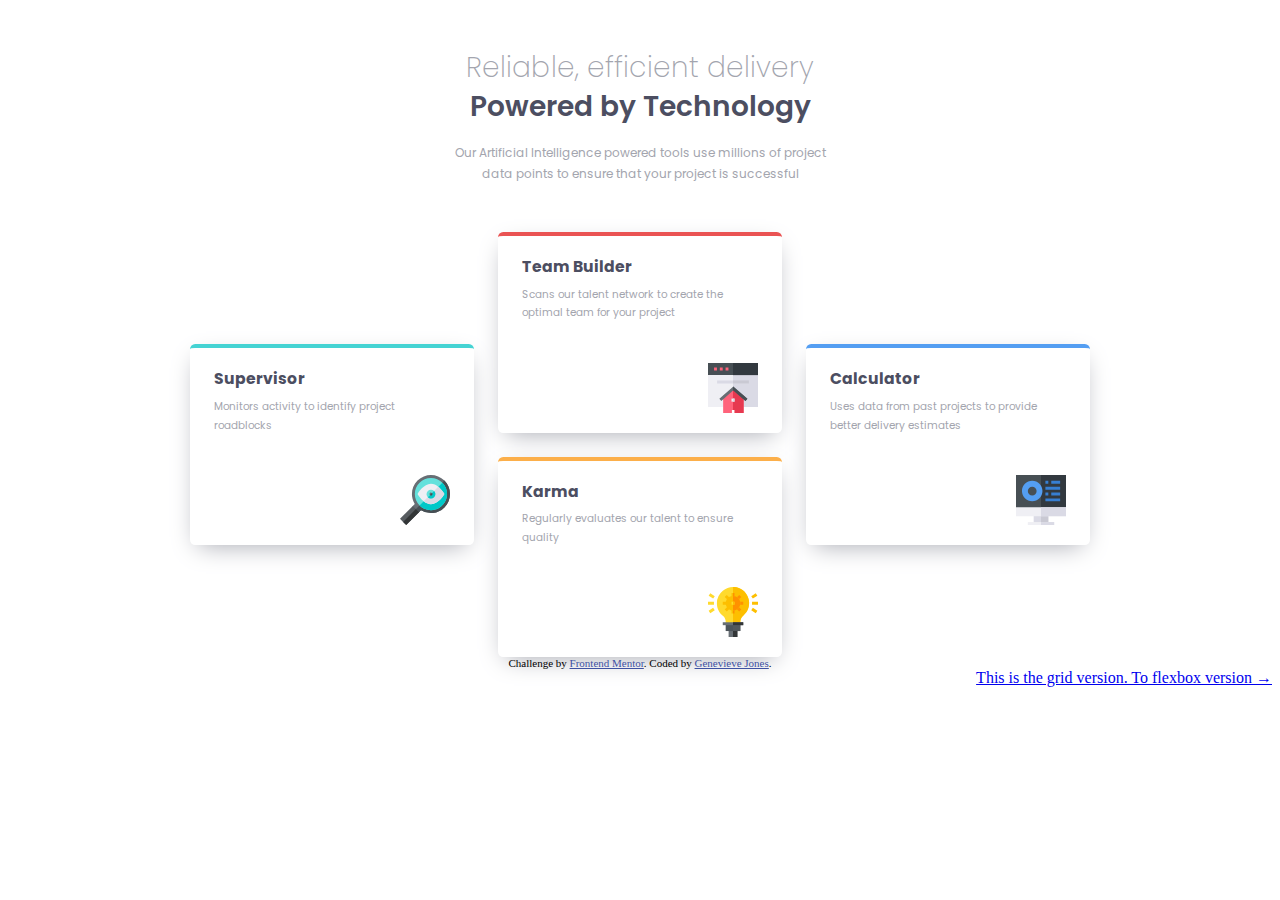
<file: index.html>
<!DOCTYPE html>
<html lang="en">
    <head>
        <meta charset="UTF-8" />
        <meta name="viewport" content="width=device-width, initial-scale=1.0" />

        <link rel="icon" type="image/png" sizes="32x32" href="../images/favicon-32x32.png">
		<link rel="preconnect" href="https://fonts.googleapis.com">
		<link rel="preconnect" href="https://fonts.gstatic.com" crossorigin>
		<link href="https://fonts.googleapis.com/css2?family=Poppins:wght@200;400;600&display=swap" rel="stylesheet">

		<link rel="stylesheet" href="GRID-VER/grid_style2.css" />
		
		<title>Frontend Mentor | Four Card Feature Section</title>
    </head>
    <body>
        <header>
            <div class="wrapper--centered wrapper">
                <!--For mobile, the only wrapper is body-->
                <h1>
                    Reliable, efficient delivery<br />
                    <b>Powered by Technology</b>
                </h1>
                <p class="desc">
                    Our Artificial Intelligence powered tools
                    use millions of project data points to ensure
                    that your project is successful
                </p>
            </div>
        </header>
        <main>
            <div class="grid wrapper">
                <div class="card" id="supervisor">
                    <h2 class="card__title">Supervisor</h2>
                    <p class="card__text">
                        Monitors activity to identify project roadblocks
                    </p>
                    <img class="card__img" src="./images/icon-supervisor.svg" alt="" />
                </div>
                <div class="card" id="team">
                    <h2 class="card__title">Team Builder</h2>
                    <p class="card__text">
                        Scans our talent network to create the
                        optimal team for your project
                    </p>
                    <img class="card__img" src="./images/icon-team-builder.svg" alt="" />
                </div>
                <div class="card" id="karma">
                    <h2 class="card__title">Karma</h2>
                    <p class="card__text">
                        Regularly evaluates our talent to ensure quality
                    </p>
                    <img class="card__img" src="./images/icon-karma.svg" alt="" />
                </div>
                <div class="card" id="calculator">
                    <h2 class="card__title">Calculator</h2>
                    <p class="card__text">
                        Uses data from past projects to provide
                        better delivery estimates
                    </p>
                    <img class="card__img" src="./images/icon-calculator.svg" alt="" />
                </div>
            </div>
        </main>
        <footer>
			<p class="attribution">
			    Challenge by <a href="https://www.frontendmentor.io?ref=challenge" target="_blank">Frontend Mentor</a>. 
			    Coded by <a href="#">Genevieve Jones</a>.
			</p>
            <p id="changePage"><a href="FLEXBOX-VER/index.html">This is the grid version. To flexbox version →</a></p>
		</footer>
    </body>
</html>


                        <!-- NOTES -->
<!-- Originally tried using the body as the overall wrapper,
    only to come across spacing issues where the bottom margin
    would remain the same no matter how much it was changed,
    so added wrapper class back
-->
<!-- I originally made the design correctly, but scaled down too small -->
</file>
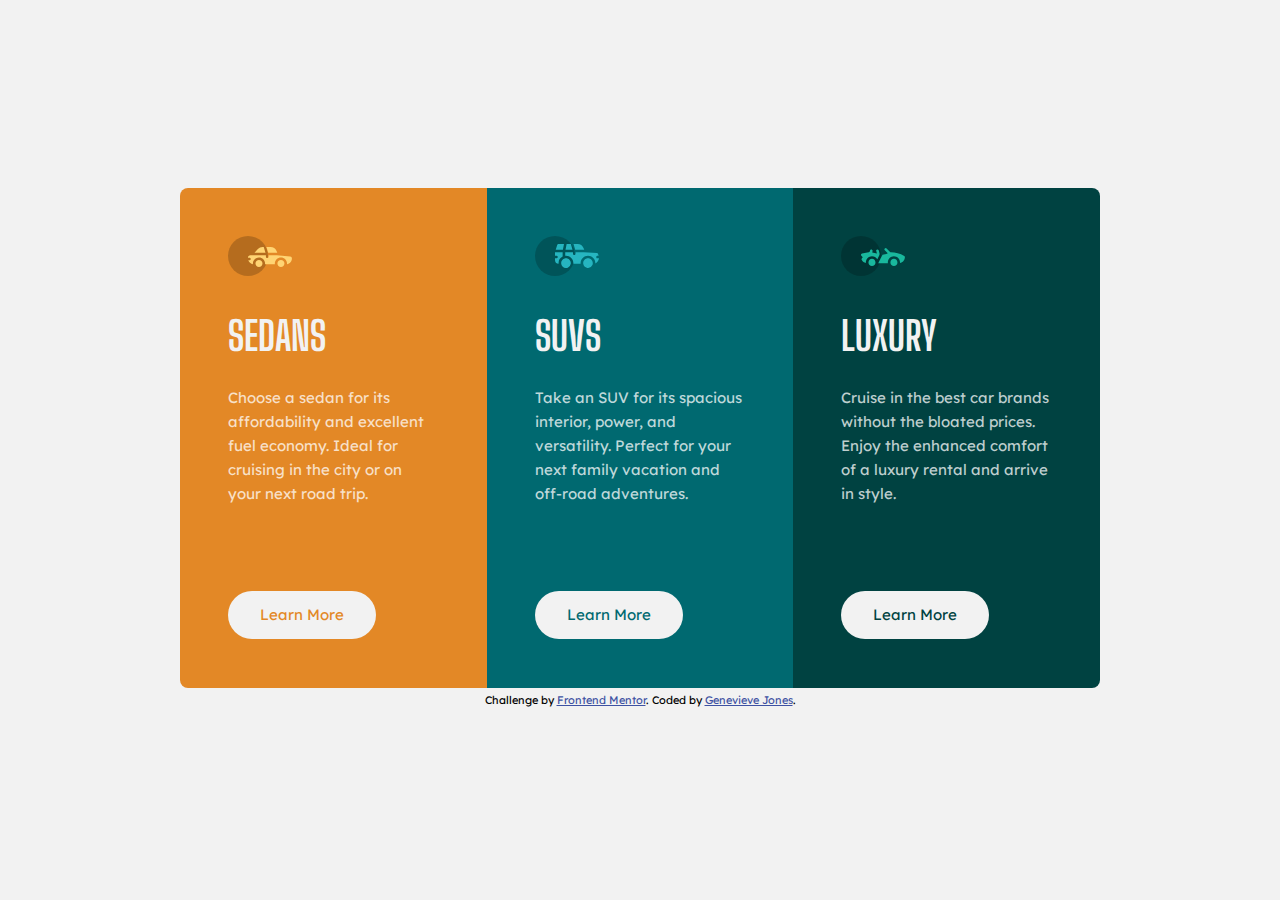
<file: 3-Column/index.html>
<!DOCTYPE html>
<html lang="en">
<head>
    <meta charset="UTF-8">
    <meta name="viewport" content="width=device-width, initial-scale=1.0"> <!-- displays site properly based on user's device -->

    <link rel="icon" type="image/png" sizes="32x32" href="./images/favicon-32x32.png">
    <link rel="preconnect" href="https://fonts.googleapis.com">
    <link rel="preconnect" href="https://fonts.gstatic.com" crossorigin>
    <link href="https://fonts.googleapis.com/css2?family=Big+Shoulders+Display:wght@700&family=Lexend+Deca&display=swap" rel="stylesheet">
    <link rel="stylesheet" href="style.css" />
    
    <title>Frontend Mentor | 3-column preview card component</title>
</head>

<!-- EXTRA:
        Have a selector of car types that add different types of cars to the grid, mobile expanding and desktop becoming a roulette
-->
<body>
    <main>
        <div class="grid wrapper">
            <div class="card card--sedan">
                <img class="card__img" src="images/icon-sedans.svg" alt="graphic of a suv"/>
                <!-- There's no h1, so this is a p -->
                <p class="card__heading">Sedans</p>
                <p class="card__desc">
                    Choose a sedan for its affordability and
                    excellent fuel economy. Ideal for cruising in
                    the city or on your next road trip.
                </p>
                <button class="card__btn">Learn More</button>
            </div>
        
            <div class="card card--suv">
                <img class="card__img" src="images/icon-suvs.svg" alt="graphic of a luxury car"/>
                <p class="card__heading">SUVs</p>
                <p class="card__desc">
                    Take an SUV for its spacious interior, power,
                    and versatility. Perfect for your next family
                    vacation and off-road adventures.
                </p>
                <button class="card__btn">Learn More</button>
            </div>
        
            <div class="card card--luxury">
                <img class="card__img" src="images/icon-luxury.svg" alt="graphic of a sedan"/>
                <p class="card__heading">Luxury</p>
                <p class="card__desc">
                    Cruise in the best car brands without the
                    bloated prices. Enjoy the enhanced comfort
                    of a luxury rental and arrive in style.
                </p>
                <button class="card__btn">Learn More</button>
            </div>
        </div>
    </main>
    
    <footer>
        <div class="attribution">
            Challenge by <a href="https://www.frontendmentor.io?ref=challenge" target="_blank">Frontend Mentor</a>. 
            Coded by <a href="#">Genevieve Jones</a>.
        </div>
    </footer>
</body>
</html>
</file>
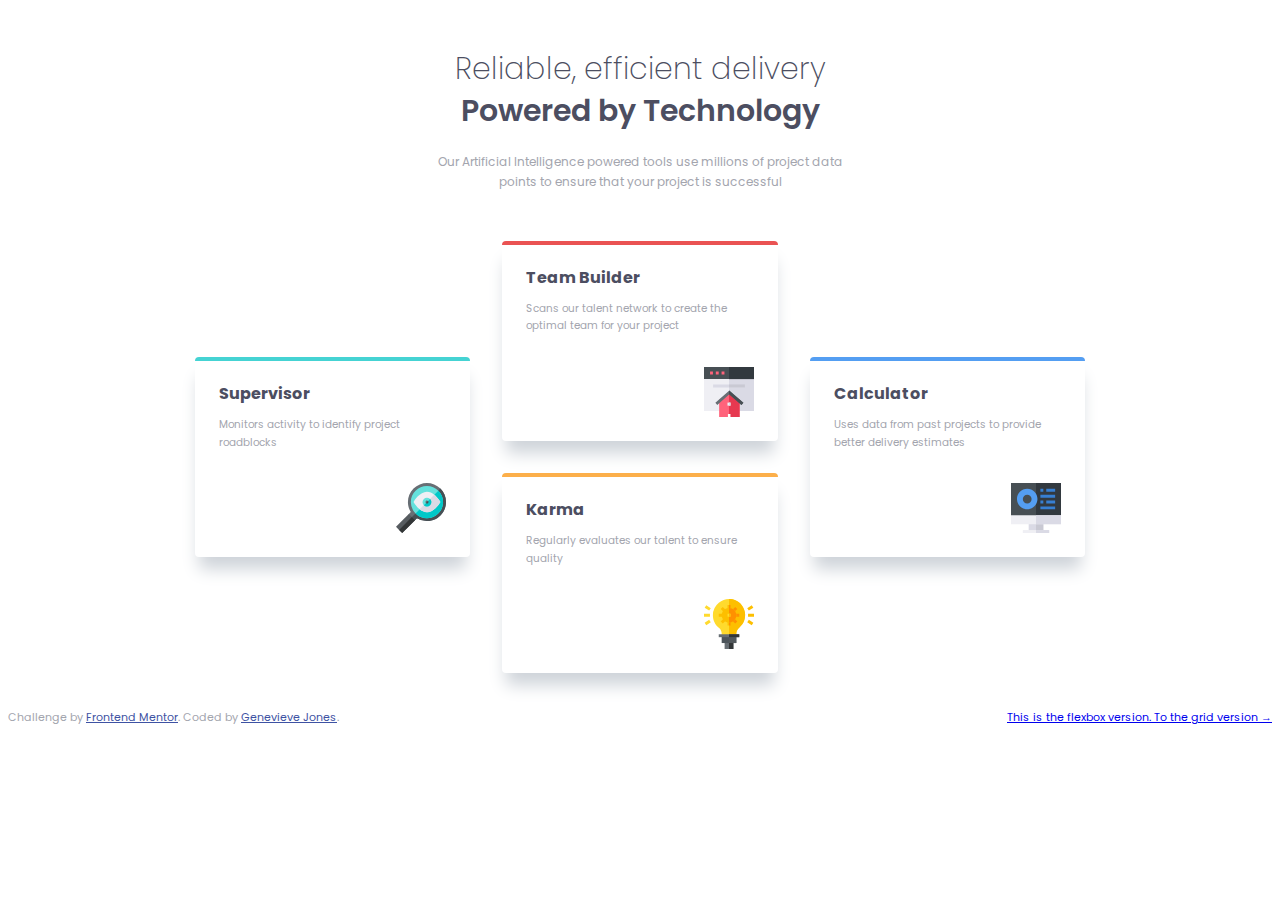
<file: FLEXBOX-VER/index.html>
<!DOCTYPE html>
<html lang="en">
	<head>
		<meta charset="UTF-8">
		<meta name="viewport" content="width=device-width, initial-scale=1.0"> <!-- displays site properly based on user's device -->
		
		<link rel="icon" type="image/png" sizes="32x32" href="../images/favicon-32x32.png">
		<link rel="preconnect" href="https://fonts.googleapis.com">
		<link rel="preconnect" href="https://fonts.gstatic.com" crossorigin>
		<link href="https://fonts.googleapis.com/css2?family=Poppins:wght@200;400;600&display=swap" rel="stylesheet">

		<link rel="stylesheet" href="my_style2.css" />
		
		<title>Frontend Mentor | Four card feature section</title>
	</head>
	<!-- PLAN -->
	<!-- V1: 3 adjacent flexbox -->
	<!-- V2: 3 column grid -->
	<body>
		<!-- Looking at the header, it's a centered box of a different size of the rest.
			So, besides the scemantic <header>, there's a wrapper to apply that unique CSS
		-->
		<header>
			<!-- BEM naming convention -->
				<!-- Since it's specifically a wrapper for something centered, it's a modifier -->
			<div class="wrapper wrapper--centered">
				<!-- Both lines are in h1 because they're both main headers and there can only be 1 h1
				-->
				<h1>
					Reliable, efficient delivery<br />
					<!-- using <b> instead of <strong> because it's not of higher importance, it's just bolded -->
					<b>Powered by Technology</b>
				</h1>
				<!-- It's <p> instead of <h2> because it's not a header, it's just larger than average text -->
				<p>
					Our Artificial Intelligence powered tools use millions of project data points
					to ensure that your project is successful
				</p>
			</div>
		</header>
		
		<main>
			<div class="wrapper grid">
				<div class="col">
					<!-- 
						A card is made up of a colored line, a h2, a p, blank space, then a right-aligned image
							The line can be done with a top border
							The h2 and p are just a styled h2 and p
							The image can be a set size, the text can be a set size, and the space between can be auto sized
					 -->
					<div class="card" id="supervisor">
						<h2 class="card__title">Supervisor</h2>
						<p>Monitors activity to identify project roadblocks</p>
						<img class="card__img" src="../images/icon-supervisor.svg" alt="">
					</div>
				</div>
				<div class="col">
					<div class="card" id="team">
						<h2 class="card__title">Team Builder</h2>
						<p>Scans our talent network to create the optimal team for your project</p>
						<img class="card__img" src="../images/icon-team-builder.svg" alt="">
					</div>
					<div class="card" id="karma">
						<h2 class="card__title">Karma</h2>
						<p>Regularly evaluates our talent to ensure quality</p>
						<img class="card__img" src="../images/icon-karma.svg" alt="">
					</div>
				</div>
				<div class="col">
					<div class="card" id="calculator">
						<h2 class="card__title">Calculator</h2>
						<p>Uses data from past projects to provide better delivery estimates</p>
						<img class="card__img" src="../images/icon-calculator.svg" alt="">
					</div>
				</div>
			</div>
		</main>
		
		<footer>
			<p class="attribution">
			Challenge by <a href="https://www.frontendmentor.io?ref=challenge" target="_blank">Frontend Mentor</a>. 
			Coded by <a href="#">Genevieve Jones</a>.
			</p>
			<p id="changePage"><a href="../index.html">This is the flexbox version. To the grid version →</a></p>
		</footer>
	</body>
</html>

<!-- 1. Look at the design -->
<!-- Plan ahead of time what you need to do and how you'll do it. -->
	<!-- for instance, here, the cards are split into 3 columns,
		 but how are the cards ordered within those columns? Does Karma
		 come first or does Calculator?
	-->
<!-- Looking at the mobile view can help alliviate questions or give further insight. -->
	<!-- it shows that Karma comes before Calculator -->
		<!-- this makes an actual grid harder as you'd have to forcibly order
			 Karma and Calculator, a fact that's better to know earlier than later
		-->
		<!-- Instead we can use 3 adjacent flexboxes -->

<!-- 2. Make the HTML for the overall layout -->
<!-- Make sure to use scemantic HTML and descriptive class and id names -->

<!-- 3. Make the HTML for the smaller layout -->
<!-- Look at the boxes you split things into in step 1 and split those into smaller boxes -->
	<!-- Here, that means taking a single card and breaking down it's layout -->
<!-- 4. Add the colors and fonts given in the design -->
<!-- 5. Set the block-level widths based on the design -->
<!-- 6/7. Either:
		Focus making one modular piece then fitting it in the rest of the layout
			OR
		Focus on making the layout, then make a modular piece to fit in it
-->

<!-- TIPS -->
<!-- Emmet Abbrev -->
	<!-- Use *x to make x number of things -->
		<!-- .col*3 makes 3 divs of class "col" -->

<!-- VSCode Specific -->
	<!-- Use ALT+Click to make a secondary cursor -->
		<!-- This is good for repeated actions, like putting the card div in the col div -->
	<!-- Select a tag and us CTRL+D to make a new cursor at the next appearance of that tag-->

<!-- General Rules -->
<!-- Don't skip heading sizes -->
<!-- For an img, the alt attribute should always be included, but if it's just there for decaration purposes, the attribute can be left empty -->
</file>
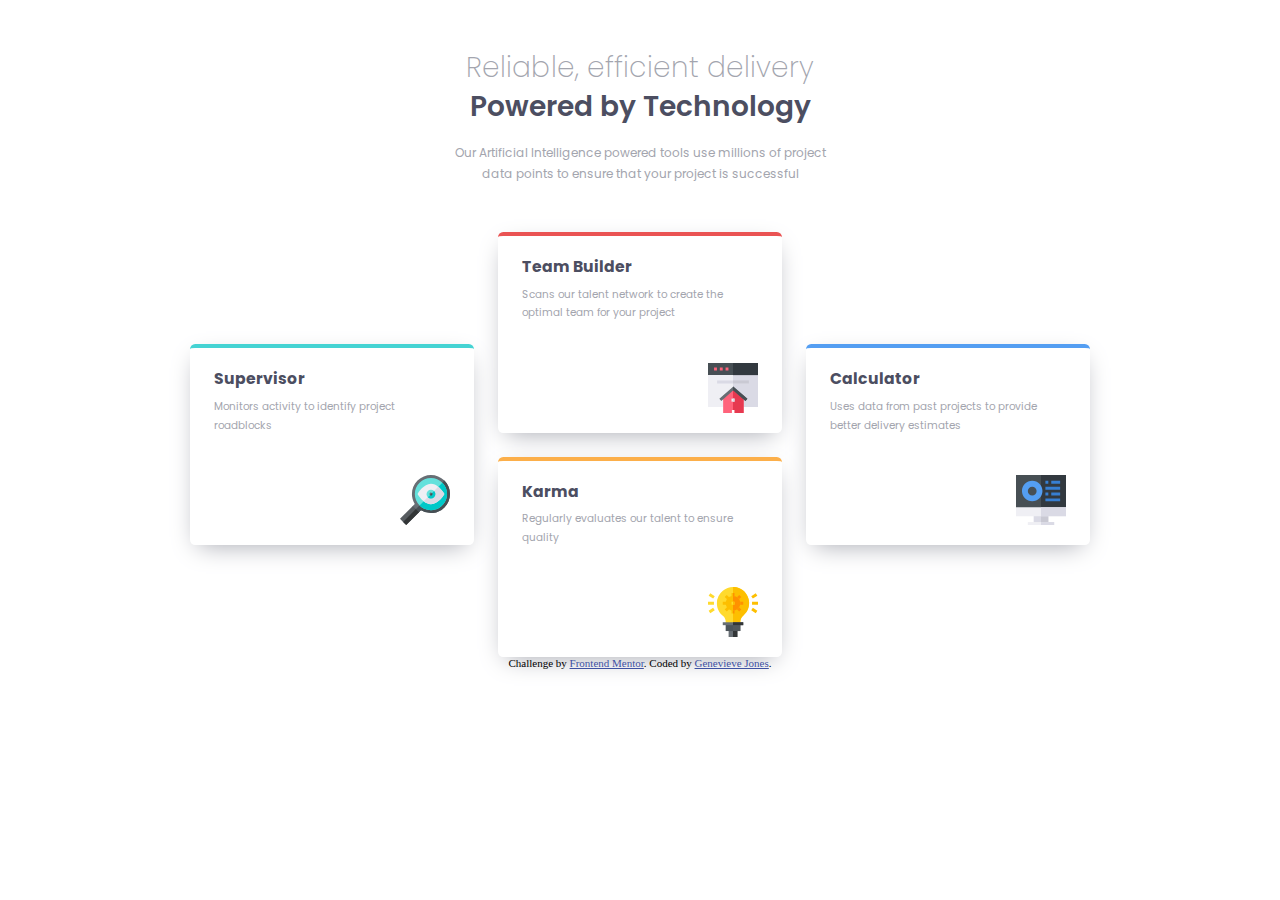
<file: GRID-VER/index.html>
<!DOCTYPE html>
<html lang="en">
    <head>
        <meta charset="UTF-8" />
        <meta name="viewport" content="width=device-width, initial-scale=1.0" />

        <link rel="icon" type="image/png" sizes="32x32" href="../images/favicon-32x32.png">
		<link rel="preconnect" href="https://fonts.googleapis.com">
		<link rel="preconnect" href="https://fonts.gstatic.com" crossorigin>
		<link href="https://fonts.googleapis.com/css2?family=Poppins:wght@200;400;600&display=swap" rel="stylesheet">

		<link rel="stylesheet" href="grid_style2.css" />
		
		<title>Frontend Mentor | Four Card Feature Section</title>
    </head>
    <body>
        <header>
            <div class="wrapper--centered wrapper">
                <!--For mobile, the only wrapper is body-->
                <h1>
                    Reliable, efficient delivery<br />
                    <b>Powered by Technology</b>
                </h1>
                <p class="desc">
                    Our Artificial Intelligence powered tools
                    use millions of project data points to ensure
                    that your project is successful
                </p>
            </div>
        </header>
        <main>
            <div class="grid wrapper">
                <div class="card" id="supervisor">
                    <h2 class="card__title">Supervisor</h2>
                    <p class="card__text">
                        Monitors activity to identify project roadblocks
                    </p>
                    <img class="card__img" src="../images/icon-supervisor.svg" />
                </div>
                <div class="card" id="team">
                    <h2 class="card__title">Team Builder</h2>
                    <p class="card__text">
                        Scans our talent network to create the
                        optimal team for your project
                    </p>
                    <img class="card__img" src="../images/icon-team-builder.svg"/>
                </div>
                <div class="card" id="karma">
                    <h2 class="card__title">Karma</h2>
                    <p class="card__text">
                        Regularly evaluates our talent to ensure quality
                    </p>
                    <img class="card__img" src="../images/icon-karma.svg"/>
                </div>
                <div class="card" id="calculator">
                    <h2 class="card__title">Calculator</h2>
                    <p class="card__text">
                        Uses data from past projects to provide
                        better delivery estimates
                    </p>
                    <img class="card__img" src="../images/icon-calculator.svg"/>
                </div>
            </div>
        </main>
        <footer>
			<p class="attribution">
			    Challenge by <a href="https://www.frontendmentor.io?ref=challenge" target="_blank">Frontend Mentor</a>. 
			    Coded by <a href="#">Genevieve Jones</a>.
			</p>
		</footer>
    </body>
</html>


                        <!-- NOTES -->
<!-- Originally tried using the body as the overall wrapper,
    only to come across spacing issues where the bottom margin
    would remain the same no matter how much it was changed,
    so added wrapper class back
-->
<!-- I originally made the design correctly, but scaled down too small -->
</file>
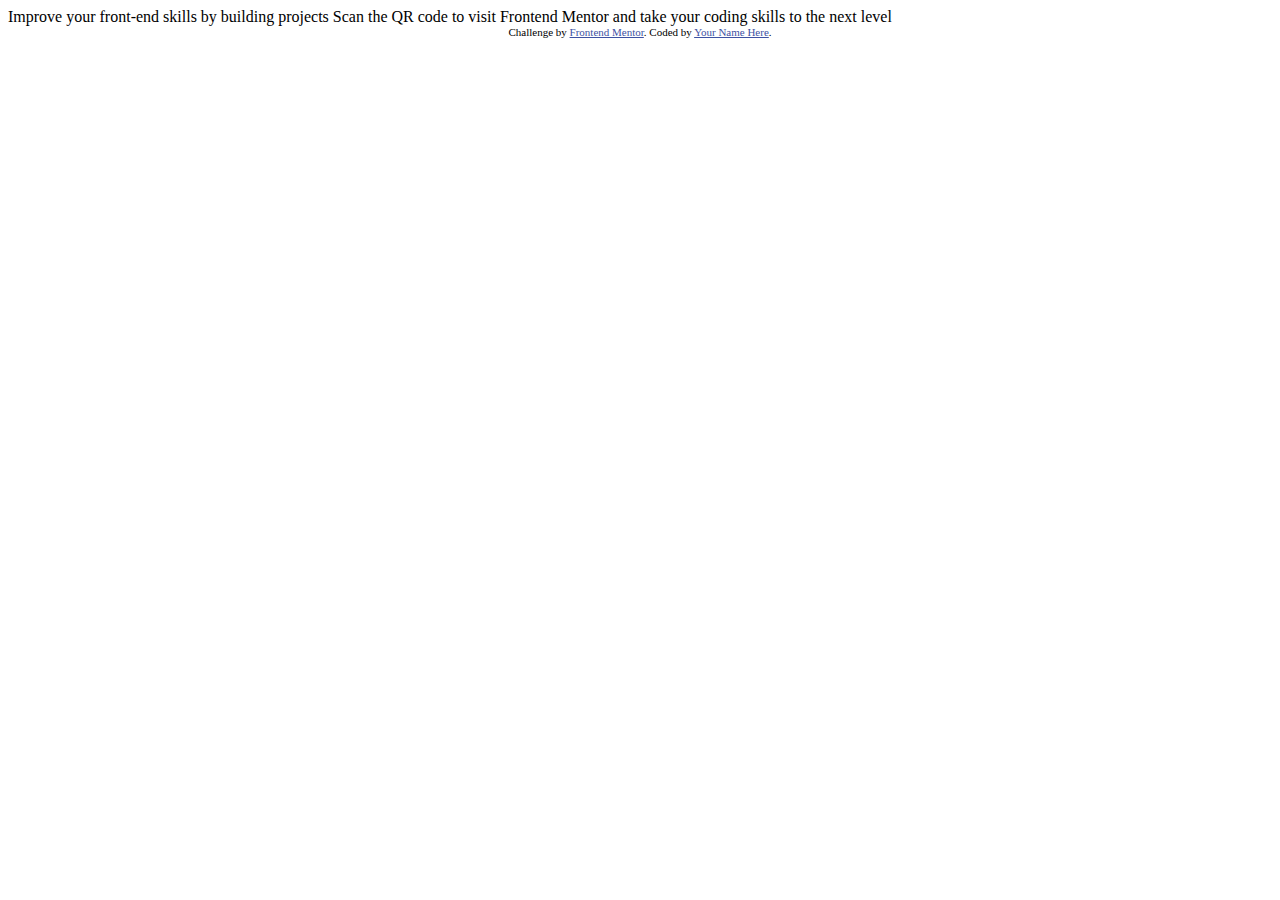
<file: QR_Component/qr-code-component-main/index.html>
<!DOCTYPE html>
<html lang="en">
<head>
  <meta charset="UTF-8">
  <meta name="viewport" content="width=device-width, initial-scale=1.0"> <!-- displays site properly based on user's device -->

  <link rel="icon" type="image/png" sizes="32x32" href="./images/favicon-32x32.png">
  
  <title>Frontend Mentor | QR code component</title>

  <!-- Feel free to remove these styles or customise in your own stylesheet 👍 -->
  <style>
    .attribution { font-size: 11px; text-align: center; }
    .attribution a { color: hsl(228, 45%, 44%); }
  </style>
</head>
<body>

  Improve your front-end skills by building projects

  Scan the QR code to visit Frontend Mentor and take your coding skills to the next level
  
  <div class="attribution">
    Challenge by <a href="https://www.frontendmentor.io?ref=challenge" target="_blank">Frontend Mentor</a>. 
    Coded by <a href="#">Your Name Here</a>.
  </div>
</body>
</html>
</file>
<file: GRID-VER/grid_style2.css>
*{
    margin: 0;
    padding: 0;
    box-sizing: border-box;
}
img{
    display: block;
    max-width: 100%;
}
.attribution {
    font-size: 11px; text-align: center;
}
.attribution a {
    color: hsl(228, 45%, 44%);
}
.poppins-extralight {
    font-family: "Poppins", sans-serif;
    font-weight: 200;
    font-style: normal;
}
.poppins-regular {
    font-family: "Poppins", sans-serif;
    font-weight: 400;
    font-style: normal;
}
.poppins-semibold {
    font-family: "Poppins", sans-serif;
    font-weight: 600;
    font-style: normal;
}
:root{
    --clr-red: hsl(0, 78%, 62%);
    --clr-cyan: hsl(180, 62%, 55%);
    --clr-orange: hsl(34, 97%, 64%);
    --clr-blue: hsl(212, 86%, 64%);
    --clr-neutral-darkblue: hsl(234, 12%, 34%);
    --clr-neutral-bluegray: hsl(229, 6%, 66%);
    --clr-neutral-lgray: hsl(0, 0%, 98%);

    --ff-main: "Poppins", sans-serif;
    --fw-light: 200;
    --fw-reg: 400;
    --fw-bold: 600;
    --fs-reg: .65rem;
    --fs-cardtitle: .75rem;
    --fs-subheading: .7625rem;
    --fs-heading: 1.25rem;
}


                            /* MOBILE */
body{
    padding-inline: 3rem;
    padding-block: 3.85rem;
}
.wrapper{
    max-width: 900px;
    margin-inline: auto;

    font-family: var(--ff-main);
    font-weight: var(--fw-reg);
    font-size: var(--fs-reg);
    line-height: 1.75;
    color: var(--clr-neutral-bluegray);

    /* border: 2px hotpink solid; */
}
h1,h2{
    line-height: 1.4;
}

header{
    text-align: center;
    margin-bottom: 3.5rem;

    /* border: 2px blue solid; */
}
h1{
    font-weight: var(--fw-light);
    font-size: var(--fs-heading);

    b{
        font-weight: var(--fw-bold);
        color: var(--clr-neutral-darkblue);
    }

    margin-bottom: 1rem;
}
.desc{
    font-size: var(--fs-subheading);
}

h2{
    color: var(--clr-neutral-darkblue);
}

                    /* GRID AND CARDS */
.grid{
    display: grid;
    grid-auto-rows: 1fr;
    gap: 1.5rem;

    /* border: 2px lime solid; */
}

.card{
    padding-block: 1.25rem;
    padding-inline: 1.5rem;
    border-radius: .325rem;

    box-shadow: 0 .5rem 1.5rem -.5rem var(--clr-neutral-bluegray);

    /* background-color: gray; */
}

#supervisor{border-top: .25rem var(--clr-cyan) solid;}
#team{border-top: .25rem var(--clr-red) solid;}
#karma{border-top: .25rem var(--clr-orange) solid;}
#calculator{border-top: .25rem var(--clr-blue) solid;}

.card__img{
    margin-left: auto;
    margin-top: 1.5rem;

    height: auto;
    width: auto;
    max-width: 50px;
}


                        /* DESKTOP */
/* 
    - narrow subheading
    - put grid into grid
    - maybe resize text
*/
/* Common mobile size range by devs: 0-768px (- iEatWebsites) */
@media (min-width:769px) {
    body{
        padding-inline: .5rem;
        padding-block: 3rem;
    }
    .wrapper--centered{
        max-width: 400px;
        margin-inline: auto;
        text-align: center;
    }

    h1{font-size: 1.75rem;}
    .desc{font-size: .75rem;}

    header{
        margin-bottom: 3rem;
    }

    .grid{
        grid-template-areas: 
            "..... team ....."
            "super team calc"
            "super karma calc"
            "..... karma ...."
        ;
        grid-template-rows: repeat(4, 1fr);
        grid-template-columns: repeat(3, 1fr);
    }
    
    #supervisor{grid-area: super;}
    #team{grid-area: team;}
    #karma{grid-area: karma;}
    #calculator{grid-area: calc;}

    .card__title{
        margin-bottom: .5rem;

        /* border: lightskyblue 2px solid; */
    }
    .card__text{
        padding-bottom: 1rem;
    }

    #changePage{
        text-align: right;
    }
}
</file>
<file: 3-Column/style.css>
.attribution { font-size: 11px; text-align: center; color: black;}
.attribution a { color: hsl(228, 45%, 44%); }

.big-shoulders-display-text {
  font-family: "Big Shoulders Display", sans-serif;
  font-optical-sizing: auto;
  font-weight: 700;
  font-style: normal;
}
.lexend-deca-text {
  font-family: "Lexend Deca", system-ui;
  font-optical-sizing: auto;
  font-weight: 400;
  font-style: normal;
}

/* Button Reset */
button {
    background-color: transparent;
    border-width: 0;
    font-family: inherit;
    font-size: inherit;
    font-style: inherit;
    font-weight: inherit;
    line-height: inherit;
    padding: 0;
  }

/* ### Primary

Bright orange: hsl(31, 77%, 52%)
Dark cyan: hsl(184, 100%, 22%)
Very dark cyan: hsl(179, 100%, 13%)

### Neutral

Transparent white (paragraphs): hsla(0, 0%, 100%, 0.75)
Very light gray (background, headings, buttons): hsl(0, 0%, 95%) */


:root{
    --clr-card-sedan: hsl(31, 77%, 52%);
    --clr-card-suv: hsl(184, 100%, 22%);
    --clr-card-lux: hsl(179, 100%, 13%);
    --clr-neutral-clearwhite: hsla(0, 0%, 100%, 0.75);
    --clr-neutral-lgray: hsl(0, 0%, 95%);

    --ff-main: "Lexend Deca", system-ui;
    --ff-headings: "Big Shoulders Display", sans-serif;
    --fw-main: 400;
    --fw-headings: 700;
    --fs-reg: .9375rem;
    --fs-headings: 2.5rem;
}

*{
    margin: 0;
    padding: 0;
    box-sizing: border-box;
}
img{
    display: block;
    max-width: 100%;
}

                    /* TEXT AND COLORS */
body{
    padding-inline: 1.5rem;

    background-color: var(--clr-neutral-lgray);

    font-family: var(--ff-main);
    font-weight: var(--fw-main);
    font-size: var(--fs-reg);
    line-height: 1.5rem;
    color: var(--clr-neutral-clearwhite);
}
.card__heading{
    font-family: var(--ff-headings);
    font-weight: var(--fw-headings);
    font-size: var(--fs-headings);
    color: var(--clr-neutral-lgray);
    line-height: 1;
    text-transform: uppercase;
}
.card--sedan{
    background-color: var(--clr-card-sedan);

    button{
        color: var(--clr-card-sedan);
    }
}
.card--suv{
    background-color: var(--clr-card-suv);

    button{
        color: var(--clr-card-suv);
    }
}
.card--luxury{
    background-color: var(--clr-card-lux);

    button{
        color: var(--clr-card-lux);
    }
}
.card__btn{
    background-color: var(--clr-neutral-lgray);
}

.wrapper{
    margin-block: 5.5rem;   
}

                            /* CARDS */
.grid{
    display: grid;
    grid-template-columns: 1fr;
    /* this is 4 because there are 4 elements in each card,
        (image, title, desc, btn)
        which will later be their own rows of their own subgrid
    */
    grid-template-rows: repeat(4, auto);
}

.card:first-child{
    border-radius: .5rem .5rem 0 0;
}
.card:last-child{
    border-radius: 0 0 .5rem .5rem;
}

/* since card is a direct child of grid, they become grid-items, and thus apart of the grid
    but, the things inside each card aren't, so they don't, instead displaying their own way, thus being unaligned to each other
    This is what the subgrid fixes
*/
.card{
    padding-inline:3rem;
    padding-top:3.5rem;
    padding-bottom: 2.625rem;

    /* just setting display to grid does nothing,
        as each card then becomes an independent grid.
        grid-template-rows/columns: subgrid makes
        the grid inherit from its parent, fixing this
    */
    display: grid;
    grid-template-rows: subgrid;
    grid-row: span 4;

    .card__img{
        /* height: auto;
        width: auto;
        max-width: 50px; */

        margin-bottom: 2.25rem;
    }
    .card__heading{
        margin-bottom: 2rem;
    }
    .card__desc{
        margin-bottom: 1.5rem;
    }
    .card__btn{
        border-radius: 2rem;
        padding-block: .75rem;
        padding-inline: 2rem;
        width:fit-content;
    }
}
                        /* BUTTONS: CLICKED */
.card__btn:active{
    box-shadow: inset 0 0 0 .125rem var(--clr-neutral-lgray);
    /* box-shadow: inset 0 0 0 .125rem blue; */
}
.card--sedan > .card__btn:active{
    background-color: var(--clr-card-sedan);
    color: var(--clr-neutral-lgray);
}
.card--suv > .card__btn:active{
    background-color: var(--clr-card-suv);
    color: var(--clr-neutral-lgray);
}
.card--luxury > .card__btn:active{
    background-color: var(--clr-card-lux);
    color: var(--clr-neutral-lgray);
}


                        /* DESKTOP VER */
@media (min-width:780px) {
    body{
        height: 100vh;
        display: grid;
        place-content: center;
    }
    .wrapper{
        max-width: 920px;
        margin: 0;
    }
    .grid{
        /* FOR EXTRA: look back at calendar project for how to replace 3 with variable */
        grid-template-columns: repeat(3,1fr);
        /* NOTE: Since the organization of the info is still vertical
        and the row size is span,
        even though the subgrids are no longer stacked on top of each other,
        the subgrid still works as intended */
    }
    .card:first-child{
        border-radius: .5rem 0 0 .5rem;
    }
    .card:last-child{
        border-radius: 0 .5rem .5rem 0;
    }
    .card{
        padding-top: 3rem;
        padding-bottom: 3.075rem;
        .card__img{
            margin-bottom: 2.5rem;
        }
        .card__heading{
            margin-bottom: 1.875rem;
        }
        .card__desc{
            margin-bottom: 5.325rem;
        }
    }
}
</file>
<file: FLEXBOX-VER/my_style2.css>
.attribution {
    font-size: 11px; text-align: center;
}
.attribution a {
    color: hsl(228, 45%, 44%);
}

.poppins-extralight {
    font-family: "Poppins", sans-serif;
    font-weight: 200;
    font-style: normal;
}
.poppins-regular {
    font-family: "Poppins", sans-serif;
    font-weight: 400;
    font-style: normal;
}
.poppins-semibold {
    font-family: "Poppins", sans-serif;
    font-weight: 600;
    font-style: normal;
}
  

/* - Red: hsl(0, 78%, 62%)
- Cyan: hsl(180, 62%, 55%)
- Orange: hsl(34, 97%, 64%)
- Blue: hsl(212, 86%, 64%)

### Neutral

- Very Dark Blue: hsl(234, 12%, 34%)
- Grayish Blue: hsl(229, 6%, 66%)
- Very Light Gray: hsl(0, 0%, 98%) */

/* Step 4.5: Using Custom Properties */
/* This makes it so that commonly referred to and changeable details,
    like the font weight or family, can be added and/or switched.
*/
:root {
    --ff-main: "Poppins", sans-serif;
    --fw-light: 200;
    --fw-reg: 400;
    --fw-bold: 600;

    /* the given font-size here is 15px, but font-size should always be in rem
        for the sake of accessibility. So, using 16px as the standard 1rem,
        15px->15/16rem
    */
    --fs-reg: 0.65rem;
    /* These font-sizes are guestimated, TBC */
    --fs-subheader: .75rem;
    --fs-cardheader: 1rem;
    --fs-header: 1.875rem;

    --clr-team: hsl(0, 78%, 62%);
    --clr-superv: hsl(180, 62%, 55%);
    --clr-karma: hsl(34, 97%, 64%);
    --clr-calc: hsl(212, 86%, 64%);

    --clr-neutral-mid: hsl(229, 6%, 66%);
    --clr-neutral-light: hsl(0, 0%, 98%);
    --clr-neutral-dark: hsl(234, 12%, 34%);
}

*,
*::before,
*::after
{
    box-sizing: border-box;
}

/* This part isn't necessary, since the images are so small, but it's good habit */
img{
    max-width: 100%;
    display: block;
}

/* Put font-related properies here
    Because of units that rely on root declaration for font-size
*/
html{
    font-family: var(--ff-main);
    font-weight: var(--fw-reg);
    /* guestimated, TBC */
    line-height: 1.7;
    color: var(--clr-neutral-mid);
}
/* Larger line-height is good for small font-sizes, so bigger ones need to have their own */
h1,h2,h3{
    color: var(--clr-neutral-dark);
    line-height: 1.4;
}

/* Guestimated width, found by opening design image in Photos, setting to 100% size, and placing in a window under project */
.wrapper{
    max-width: 890px;
    margin-inline: auto;
    /* adding border colors can help visualize where everything is. Just make sure to remove later */
    /* border: 2px greenyellow solid; */
}

/* Don't need to put margin inline because it's already applied to the wrapper through the main wrapper class */
.wrapper--centered{
    max-width: 415px;
    text-align: center;

    /* border: 2px red solid; */
}
/* putting the spacing on header to avoid possible height complications later */
header{
    /* margin-block is the opposite of margin-inline */
    margin-block: 3rem 3rem;

    /* border: 2px blue dashed; */
}

h1{
    font-weight: var(--fw-light);
    font-size: var(--fs-header);

    b{
        font-weight: var(--fw-bold);
    }
}

header p {
    font-size: var(--fs-subheader);
}

.card > p{
    font-size: var(--fs-reg);
}

.card > h2{
    font-size: var(--fs-cardheader);
    margin-bottom: .5rem;
}

/* making the bottom match the top */
main{
    /* not setting a margin-top since the gap is there from header */
    margin-bottom: 1.5rem;
}


                /* GRID (FLEXBOX VER)*/
/* for visualization, TBR */
/* body{
    border: 2px hotpink solid;
}
main{
    border: 3px aqua solid;
}
.col{
    border: 2px purple solid;
}
.card{
    border: 2px solid darkorange;
    background-color: rgb(255, 181, 181);
}*/


.grid{
    /* custom property outside of the root are private, not public*/
    --gap: 2rem;
    display: flex;
    gap: var(--gap);
}
/* To make each column equal, we apply the same width to each of them (flex: 1)
    As all col are children of .grid, they can be called like this
        Or you can just use .col
*/
/* flex: x = flex-basis: 0 + flex-grow: x*/
    /* flex-basis: 0 tells the flex-item to collapse to it's smallest possible width */
    /* flex-grow: x tells the flex-item to take up the remaining free-space, relative to the other flex-items by a factor of x */
        /* Since all the .col have an equal factor of 1, they all grow to take up the same relative space; an equal amount of space */
.grid > * {
    flex: 1;
}

/* To space the cards vertically
    making each col its own flexbox and centering vertically
        ~~Using space-between maybe?~~
        Using center, actually
*/
.col{
    display: flex;
    flex-direction: column;
    /* gap can be called here because the custom property was inherited from .grid */
    gap: var(--gap);
    justify-content: center;
}

                            /* CARDS */
.card{
    /* making the brdr variable to set border radius and size equal */
    --brdr:.25rem;

    /* using padding since we want to push inside the border */
    padding: calc(.8rem - var(--brdr)) 1.5rem 1.5rem 1.5rem;
    border-radius: var(--brdr);
    /* box-shadow: (inset) | offset-x | offset-y | blur-radius | spread-radius | (color) */
        /* offset changes the direction, spread-radius changes the size of the shadow, blur-radius changes how much blur there is*/
            /* setting the spread-radius as negative means all we see are the blurry ends instead of the more solid start */
        /* We want a shadow that is offset down and is pretty blurry*/
    box-shadow: 0 1rem 1rem -.25rem hsl(213, 12%, 83%);
}

#supervisor{
    /* to prevent the bowing at the ends of the border, the border size must be >= the border-radius */
    border-top: var(--brdr) var(--clr-superv) solid;
}
#team{
    border-top: var(--brdr) var(--clr-team) solid;
}
#karma{
    border-top: var(--brdr) var(--clr-karma) solid;
}
#calculator{
    border-top: var(--brdr) var(--clr-calc) solid;
}

.card__title{
    font-size: var(--fs-subheader);
}

/* IMAGES */
.card__img{
    /* this is only available because the images were set as block-level */
    margin-left: auto;
    margin-top: 2rem;

    /* Scaling the images down */
    height: auto;
    width: auto;
    max-width: 50px;
}

footer > p {
    display: inline;
}
.attribution{
    float: left;
}
#changePage{
    font-size: 11px;
    float: right;
}

/* MOBILE VIEW */
@media (max-width:800px){
    body{
        margin-inline: 2rem;
    }

    /* stack the elements of grid */
    .grid{
        flex-direction: column;
    }
}

/* NOTES */
/* - It's important to try and not unnecessarily repeat code.
    Relying on cascading properties from inheritance is very useful for this.
    For instance, you don't have to center the h1 and the p in the header individually, it can just be put on the parent wrapper and both'll be centered 
*/
/* - As can be seen with the .col border, while display:flex put the columns inline, it didn't give them equal widths like an actual grid would */
</file>
